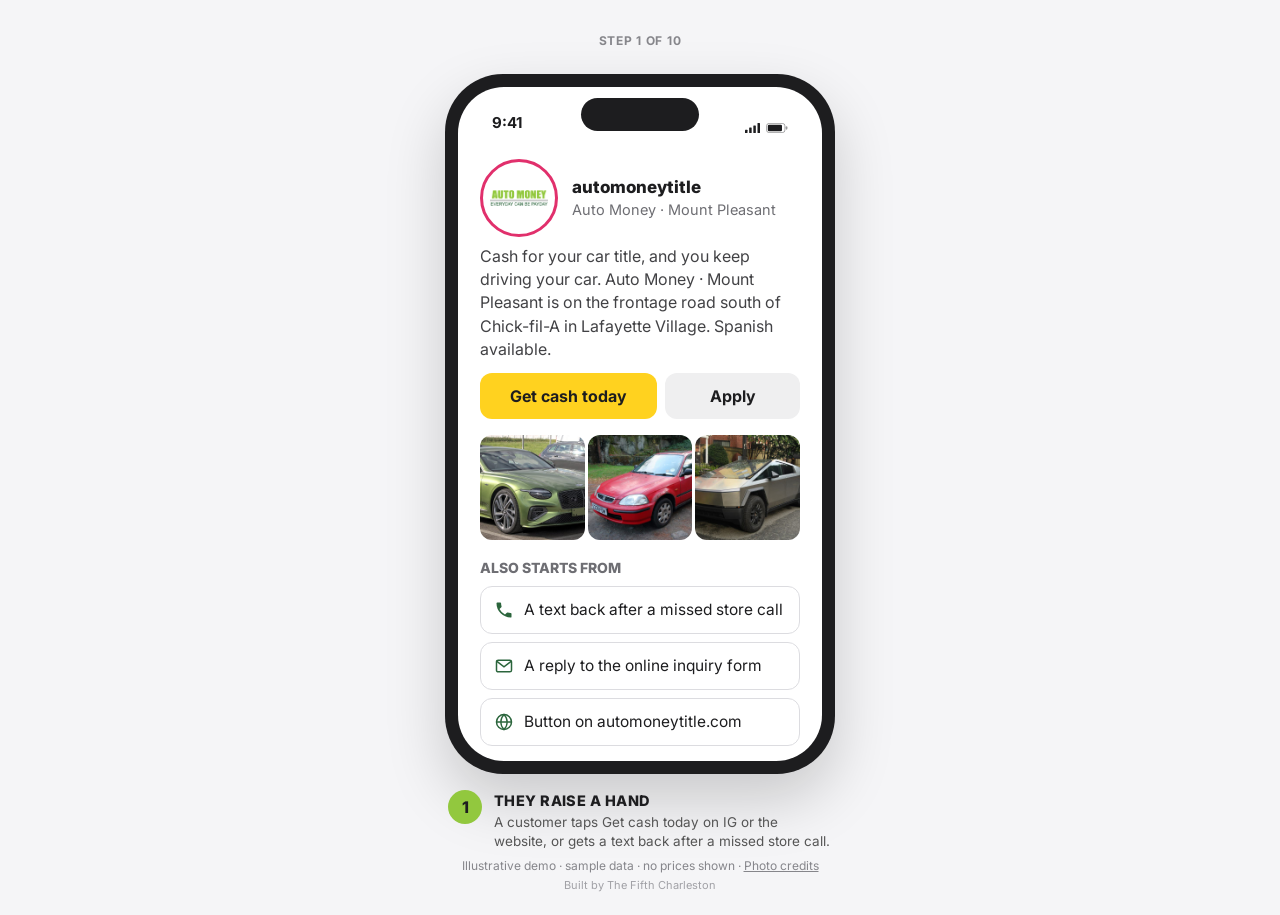
<file: index.html>
<!doctype html>
<html lang="en">
<head>
<meta charset="utf-8">
<meta name="viewport" content="width=device-width, initial-scale=1, viewport-fit=cover">
<meta name="theme-color" content="#ffffff">
<title>Auto Money · Mount Pleasant</title>
<meta name="description" content="Title loans at Auto Money Mount Pleasant, 796 Johnnie Dodds Blvd, Suite A. Start your estimate.">
<link rel="icon" href="favicon.svg" type="image/svg+xml">
<link rel="stylesheet" href="styles.css">
</head>
<body>
<svg width="0" height="0" style="position:absolute" aria-hidden="true">
  <defs>
    <symbol id="i-phone" viewBox="0 0 24 24"><path d="M6.6 10.8a15.1 15.1 0 0 0 6.6 6.6l2.2-2.2a1 1 0 0 1 1-.25 11.4 11.4 0 0 0 3.6.57 1 1 0 0 1 1 1V20a1 1 0 0 1-1 1A17 17 0 0 1 3 4a1 1 0 0 1 1-1h3.5a1 1 0 0 1 1 1c0 1.25.2 2.45.57 3.57a1 1 0 0 1-.25 1L6.6 10.8z" fill="currentColor"/></symbol>
    <symbol id="i-mail" viewBox="0 0 24 24"><rect x="3" y="5" width="18" height="14" rx="2" fill="none" stroke="currentColor" stroke-width="1.8"/><path d="M3.5 6.5l8.5 6.5 8.5-6.5" fill="none" stroke="currentColor" stroke-width="1.8"/></symbol>
    <symbol id="i-globe" viewBox="0 0 24 24"><circle cx="12" cy="12" r="9" fill="none" stroke="currentColor" stroke-width="1.8"/><path d="M3 12h18M12 3c2.5 2.6 3.8 5.6 3.8 9s-1.3 6.4-3.8 9c-2.5-2.6-3.8-5.6-3.8-9S9.5 5.6 12 3z" fill="none" stroke="currentColor" stroke-width="1.6"/></symbol>
    <symbol id="i-lock" viewBox="0 0 24 24"><rect x="5" y="10.5" width="14" height="10" rx="2" fill="currentColor"/><path d="M8 10.5V8a4 4 0 0 1 8 0v2.5" fill="none" stroke="currentColor" stroke-width="2"/></symbol>
    <symbol id="i-pin" viewBox="0 0 24 24"><path d="M12 22s7-6.2 7-12a7 7 0 0 0-14 0c0 5.8 7 12 7 12z" fill="#e0453a"/><circle cx="12" cy="10" r="2.6" fill="#fff"/></symbol>
    <symbol id="i-check" viewBox="0 0 24 24"><path d="M5 12.5l4.5 4.5L19 7.5" fill="none" stroke="currentColor" stroke-width="3" stroke-linecap="round" stroke-linejoin="round"/></symbol>
    <symbol id="i-card" viewBox="0 0 24 24"><rect x="2.5" y="5.5" width="19" height="13" rx="2" fill="#f2c94c"/><rect x="2.5" y="8.5" width="19" height="2.5" fill="#8a6d1f"/></symbol>
    <symbol id="i-bell" viewBox="0 0 24 24"><path d="M12 3a6 6 0 0 0-6 6v4l-2 3h16l-2-3V9a6 6 0 0 0-6-6zM10 19a2 2 0 0 0 4 0" fill="#f2b705"/></symbol>
    <symbol id="i-menu" viewBox="0 0 24 24"><path d="M4 7h16M4 12h16M4 17h16" stroke="currentColor" stroke-width="2" stroke-linecap="round"/></symbol>
    <symbol id="i-trash" viewBox="0 0 24 24"><path d="M5 7h14M9 7V5h6v2M7 7l1 13h8l1-13" fill="none" stroke="currentColor" stroke-width="1.8" stroke-linejoin="round"/></symbol>
    <symbol id="i-folder" viewBox="0 0 24 24"><path d="M3 6.5A1.5 1.5 0 0 1 4.5 5H9l2 2h8.5A1.5 1.5 0 0 1 21 8.5v9a1.5 1.5 0 0 1-1.5 1.5h-15A1.5 1.5 0 0 1 3 17.5z" fill="none" stroke="currentColor" stroke-width="1.8"/></symbol>
    <symbol id="i-reply" viewBox="0 0 24 24"><path d="M10 6L4 12l6 6M4 12h10a6 6 0 0 1 6 6" fill="none" stroke="currentColor" stroke-width="1.8" stroke-linecap="round" stroke-linejoin="round"/></symbol>
    <symbol id="i-cam" viewBox="0 0 24 24"><path d="M4 8h3l1.5-2h7L17 8h3a1 1 0 0 1 1 1v9a1 1 0 0 1-1 1H4a1 1 0 0 1-1-1V9a1 1 0 0 1 1-1z" fill="none" stroke="currentColor" stroke-width="1.8" stroke-linejoin="round"/><circle cx="12" cy="13" r="3.4" fill="none" stroke="currentColor" stroke-width="1.8"/></symbol>
    <symbol id="i-pen" viewBox="0 0 24 24"><path d="M4 20l1-4L16 5l3 3L8 19zM14 7l3 3" fill="none" stroke="currentColor" stroke-width="1.8" stroke-linejoin="round"/></symbol>
  </defs>
</svg>

<div class="app">
  <nav class="nav" aria-label="Demo steps">
    <button type="button" class="navback" id="backBtn"><span aria-hidden="true">&lsaquo;</span> Back</button>
    <div class="navstep" id="stepnum" aria-live="polite">Step 1 of 10</div>
    <span class="navspacer" aria-hidden="true"></span>
  </nav>

  <div class="stage">
    <div class="phone">
      <div class="scr" id="scr">
        <div class="notch" aria-hidden="true"></div>
        <div class="sb" aria-hidden="true"><span id="clock">9:41</span>
          <span class="sbi"><svg viewBox="0 0 18 12" width="15" height="10"><rect x="0" y="8" width="3" height="4" rx=".6"/><rect x="5" y="5.5" width="3" height="6.5" rx=".6"/><rect x="10" y="3" width="3" height="9" rx=".6"/><rect x="15" y="0" width="3" height="12" rx=".6"/></svg><svg viewBox="0 0 26 12" width="22" height="10"><rect x=".5" y=".5" width="22" height="11" rx="3" fill="none" stroke="currentColor" opacity=".45"/><rect x="2" y="2" width="17" height="8" rx="1.6"/><rect x="23.5" y="4" width="2" height="4" rx="1" opacity=".45"/></svg></span>
        </div>

        <main class="screens" id="screens">

        <!-- 1 THEY RAISE A HAND -->
        <section class="screen" data-step="1" data-time="9:41" aria-label="Instagram profile">
          <div class="bd">
            <div class="ig-head">
              <div class="ig-av" aria-hidden="true"><img src="logo.png" alt=""></div>
              <div><div class="ig-name">automoneytitle</div><div class="ig-sub">Auto Money · Mount Pleasant</div></div>
            </div>
            <p class="p mt8">Cash for your car title, and you keep driving your car. Auto Money · Mount Pleasant is on the frontage road south of Chick-fil-A in Lafayette Village. Spanish available.</p>
            <div class="ig-btns">
              <button type="button" class="btn gb pulse" data-next>Get cash today</button>
              <button type="button" class="btn" data-next>Apply</button>
            </div>
            <div class="tiles" aria-hidden="true"><img src="tile-bentley.jpg" alt=""><img src="tile-civic.jpg" alt=""><img src="tile-cybertruck.jpg" alt=""></div>
            <div class="also">ALSO STARTS FROM</div>
            <div class="slot"><svg class="ic"><use href="#i-phone"/></svg><span>A text back after a missed store call</span></div>
            <div class="slot"><svg class="ic"><use href="#i-mail"/></svg><span>A reply to the online inquiry form</span></div>
            <div class="slot"><svg class="ic"><use href="#i-globe"/></svg><span>Button on automoneytitle.com</span></div>
          </div>
        </section>

        <!-- 2 INSTANT REPLY -->
        <section class="screen" data-step="2" data-time="9:41" aria-label="Instant reply">
          <div class="bd">
            <button type="button" class="inbox" data-prev>&lsaquo; Messages</button>
            <div class="from">
              <div class="av5" aria-hidden="true">AM</div>
              <div><div class="fromname">Auto Money · Mount Pleasant</div><div class="fromsub" id="toLine">to you · just now</div></div>
            </div>
            <h1 class="h mt14">Let's get your estimate started</h1>
            <p class="p mt10"><span id="hiLine">Hi there,</span><br><br>Thanks for reaching out to Auto Money · Mount Pleasant! It takes about 5 minutes: tell us about your car, snap a few photos, and we'll send them to our store on Johnnie Dodds Blvd.<br><br>A store team member reviews everything and gets back to you.</p>
            <button type="button" class="btn gb mt16" data-next>Start My Estimate</button>
            <p class="p mt16">Talk soon,<br>Your Auto Money team</p>
            <div class="mailbar" aria-hidden="true"><svg><use href="#i-trash"/></svg><svg><use href="#i-folder"/></svg><svg><use href="#i-reply"/></svg><svg><use href="#i-pen"/></svg></div>
          </div>
        </section>

        <!-- 3 QUICK FORM -->
        <section class="screen" data-step="3" data-time="9:42" aria-label="Quick form">
          <div class="url"><svg><use href="#i-lock"/></svg> automoneytitle.com</div>
          <form class="bd" id="intake" novalidate>
            <div class="bar"><div style="width:30%"></div></div>
            <h1 class="h mt12">Tell us about your car</h1>
            <label class="lbl" for="f-name">Your name</label>
            <input class="in" id="f-name" type="text" autocomplete="name" placeholder="Tasha Brown">
            <p class="err" id="e-name"></p>
            <div class="lbl" id="l-cat">Vehicle type</div>
            <div class="chips" id="catChips" role="radiogroup" aria-labelledby="l-cat"></div>
            <p class="err" id="e-cat"></p>
            <label class="lbl" for="f-veh">Year, make and model</label>
            <input class="in" id="f-veh" type="text" autocomplete="off" placeholder="1998 Honda Civic">
            <p class="err" id="e-veh"></p>
            <div class="two">
              <div><label class="lbl" for="f-miles">Mileage <span class="opt">(a guess is fine)</span></label>
              <input class="in" id="f-miles" type="text" inputmode="numeric" placeholder="e.g. 247,000">
              <p class="err" id="e-miles"></p></div>
              <div><label class="lbl" for="f-area">Your city or ZIP</label>
              <div class="inwrap"><input class="in" id="f-area" type="text" autocomplete="address-level2" placeholder="Mount Pleasant"><svg class="pin" aria-hidden="true"><use href="#i-pin"/></svg></div>
              <p class="err" id="e-area"></p></div>
            </div>
            <div class="two">
              <div><label class="lbl" for="f-phone">Best phone</label>
              <input class="in" id="f-phone" type="tel" inputmode="tel" autocomplete="tel" placeholder="(843) 555-0142">
              <p class="err" id="e-phone"></p></div>
              <div><label class="lbl" for="f-email">Email <span class="opt">(optional)</span></label>
              <input class="in" id="f-email" type="email" inputmode="email" autocomplete="email" autocapitalize="off" spellcheck="false" placeholder="tasha@example.com">
              <p class="err" id="e-email"></p></div>
            </div>
            <button type="submit" class="btn gb bottom">Next</button>
          </form>
        </section>

        <!-- 4 NEAREST STORE -->
        <section class="screen" data-step="4" data-time="9:43" aria-label="Pick your store">
          <div class="url"><svg><use href="#i-lock"/></svg> automoneytitle.com</div>
          <div class="bd">
            <div id="storeOk">
              <h1 class="h mt6">Pick your store</h1>
              <p class="p mt4" id="storeSub">Stores near you</p>
              <div role="radiogroup" aria-label="Stores near you" id="stores"></div>
              <p class="err" id="e-store"></p>
              <p class="p mt12">Next, a few quick photos of your car so the store can look it over before you come in.</p>
              <button type="button" class="btn gb bottom" id="storeBtn">Take my car photos</button>
            </div>
            <div id="storeNc" class="center" hidden>
              <h1 class="h big mt14">Title loans aren't offered in North Carolina</h1>
              <p class="p mt6">Auto Money does not make title loans in North Carolina. Questions? Call <a href="tel:+18433880513">843-388-0513</a>.</p>
              <button type="button" class="btn bottom" data-prev>Change my city</button>
            </div>
          </div>
        </section>

        <!-- 5 PHOTOS -->
        <section class="screen" data-step="5" data-time="9:47" aria-label="Car photos">
          <div class="url"><svg><use href="#i-lock"/></svg> automoneytitle.com</div>
          <div class="bd">
            <div class="bar"><div style="width:60%"></div></div>
            <h1 class="h mt12">Snap your car</h1>
            <p class="p mt2">Park in good light. Tap each box to take the photo. <span id="photoCount">0 of 7</span></p>
            <div class="shots" id="shots"></div>
            <button type="button" class="exbtn" id="exBtn">Use example photos</button>
            <p class="note">Faded pictures show what each shot should look like. Demo: photos stay on this phone. In the live version they go only to the store you picked.</p>
            <button type="button" class="btn gb bottom" id="photosBtn">Send my photos</button>
          </div>
        </section>

        <!-- 6 ESTIMATE -->
        <section class="screen" data-step="6" data-time="10:05" aria-label="Your car's estimate">
          <div class="brandbar" aria-label="Auto Money"><img class="logo" src="logo.png" alt="Auto Money"></div>
          <div class="bd">
            <h1 class="h">Your car's estimate</h1>
            <p class="p sm mt4" id="prepared">Prepared for you</p>
            <div class="pr mt8"><span id="vehLine">Your vehicle</span><span class="ph">Your estimate</span></div>
            <div class="pr"><span>Photos sent</span><span id="photoLine">0 of 7</span></div>
            <div class="pr"><span>Your store</span><span id="storeLine">Your store</span></div>
            <div class="review"><svg aria-hidden="true"><use href="#i-bell"/></svg><span><b>The store is reviewing your photos.</b> They'll text you to confirm your amount.</span></div>
            <div class="sec mt12">What happens next</div>
            <div class="chk"><svg class="tick"><use href="#i-check"/></svg>Store looks over your photos</div>
            <div class="chk"><svg class="tick"><use href="#i-check"/></svg>You sign your request</div>
            <div class="chk"><svg class="tick"><use href="#i-check"/></svg>Bring your car and title to the store</div>
            <div class="chk"><svg class="tick"><use href="#i-check"/></svg>Store confirms your amount in person</div>
            <p class="note">Final amount depends on the in-store look at your vehicle and your ability to repay.</p>
            <button type="button" class="btn grn bottom" data-next>Review &amp; Sign</button>
            <button type="button" class="btn mt8" id="pdfBtn">Save my estimate</button>
          </div>
        </section>

        <!-- 7 E-SIGNATURE -->
        <section class="screen" data-step="7" data-time="10:07" aria-label="E-signature">
          <div class="url"><svg><use href="#i-lock"/></svg> Secure e-sign</div>
          <form class="bd" id="signForm" novalidate>
            <h1 class="h">Sign your request</h1>
            <div class="tabs" role="tablist">
              <button type="button" role="tab" id="tabReview" aria-selected="false" aria-controls="paneReview">Review</button>
              <button type="button" role="tab" id="tabSign" aria-selected="true" aria-controls="paneSign">Sign</button>
            </div>
            <div id="paneReview" role="tabpanel" aria-labelledby="tabReview" hidden>
              <p class="demo">Demo only. This does not create a real contract.</p>
              <ul class="terms">
                <li>This is a request for a title loan or title pawn. It is not a loan.</li>
                <li>Your application is finished and approved in person at your store.</li>
                <li>Your amount depends on the store's look at your vehicle and your ability to repay.</li>
                <li>Your photos and details go only to the store you picked. Nothing is charged here.</li>
                <li>Questions any time: call or text your store.</li>
              </ul>
              <button type="button" class="btn gb mt12" id="toSign">Continue to sign</button>
            </div>
            <div id="paneSign" role="tabpanel" aria-labelledby="tabSign" class="paneSign">
              <p class="p mt12">Please sign below so your store can get started.</p>
              <div class="sigbox" id="sigbox">
                <canvas id="sig" aria-label="Signature pad. Draw your signature with your finger or mouse." role="img"></canvas>
                <span class="sighint" id="sigHint">Sign here</span>
              </div>
              <div class="right"><button type="button" class="clear" id="clearSig">Clear</button></div>
              <p class="err" id="e-sig"></p>
              <label class="chkrow"><input type="checkbox" id="f-agree"><span class="bx" aria-hidden="true"><svg><use href="#i-check"/></svg></span>I agree to the terms</label>
              <p class="err" id="e-agree"></p>
              <div class="pr mt4"><span>Name</span><span id="signName">Your name</span></div>
              <div class="pr"><span>Date</span><span id="signDate"></span></div>
              <button type="submit" class="btn gb bottom">Submit Signature</button>
            </div>
          </form>
        </section>

        <!-- 8 WHAT TO BRING -->
        <section class="screen" data-step="8" data-time="10:08" aria-label="What to bring">
          <div class="url"><svg><use href="#i-lock"/></svg> automoneytitle.com</div>
          <div class="bd">
            <h1 class="h">What to bring</h1>
            <p class="p mt4">Tap what you already have. Coming prepared makes your visit faster.</p>
            <div id="docs" class="mt8"></div>
            <p class="note" id="docNote">0 of 8 ready</p>
            <div class="storeacts">
              <a class="call" href="tel:+18433880513">Call the Mount Pleasant store · 843-388-0513</a>
              <a class="dirs" href="https://maps.google.com/?q=796+Johnnie+Dodds+Blvd+Suite+A+Mount+Pleasant+SC+29464" target="_blank" rel="noopener">Get directions</a>
              <p class="loc">796 Johnnie Dodds Blvd, Suite A, Mount Pleasant, SC 29464<br>Mon–Fri 9am–6pm, Sat 10am–4pm, Sun closed</p>
            </div>
            <button type="button" class="btn gb bottom" data-next>Book my store visit</button>
          </div>
        </section>

        <!-- 9 BOOK STORE VISIT -->
        <section class="screen" data-step="9" data-time="10:09" aria-label="Book store visit">
          <div class="url"><svg><use href="#i-lock"/></svg> calendar.google.com</div>
          <div class="bd">
            <h1 class="h">Book your store visit</h1>
            <p class="p mt4" id="withLine">With your store team · Bring your car and title.</p>
            <div class="storeacts tight">
              <a class="call" href="tel:+18433880513">Call the Mount Pleasant store · 843-388-0513</a>
              <a class="dirs" href="https://maps.google.com/?q=796+Johnnie+Dodds+Blvd+Suite+A+Mount+Pleasant+SC+29464" target="_blank" rel="noopener">Get directions</a>
            </div>
            <div class="calhead"><button type="button" id="prevM" aria-label="Previous month">&lsaquo;</button><span id="monthLbl"></span><button type="button" id="nextM" aria-label="Next month">&rsaquo;</button></div>
            <div class="cal" id="cal" role="grid" aria-labelledby="monthLbl"></div>
            <p class="err" id="e-day"></p>
            <div class="sec mt10" id="dayLbl">Pick a day</div>
            <div role="radiogroup" aria-labelledby="dayLbl" id="slots"></div>
            <p class="err" id="e-time"></p>
            <button type="button" class="btn gb bottom" id="bookBtn">Confirm Visit</button>
          </div>
        </section>

        <!-- 10 STORE VIEW -->
        <section class="screen" data-step="10" data-time="10:10" aria-label="Store manager view">
          <div class="clientbar"><img class="logo" src="logo.png" alt="Auto Money"><span id="barTxt">Applications</span><svg aria-hidden="true"><use href="#i-menu"/></svg></div>
          <div class="bd">
            <div class="newc">NEW APPLICATION <svg aria-hidden="true"><use href="#i-bell"/></svg></div>
            <div class="ccard">
              <div class="cname" id="cBiz">New customer</div>
              <div class="cmeta" id="cMeta"></div>
              <div class="cmeta" id="cLoc"></div>
              <div class="thumbs" id="cThumbs"></div>
              <div class="pills"><span class="tag" id="cPhotos"><svg><use href="#i-check"/></svg> Photos in</span><span class="tag"><svg><use href="#i-check"/></svg> Signed</span><span class="tag blue" id="cCall">Visit booked</span></div>
            </div>
            <div class="sec mt14">Store checklist · 3 of 7</div>
            <div class="bar green"><div style="width:43%"></div></div>
            <div class="chk"><span class="bx d"><svg><use href="#i-check"/></svg></span>Photos received</div>
            <div class="chk"><span class="bx d"><svg><use href="#i-check"/></svg></span>Request signed</div>
            <div class="chk"><span class="bx d"><svg><use href="#i-check"/></svg></span>Store visit booked</div>
            <div class="chk"><span class="bx"></span>Text estimate to customer</div>
            <div class="chk"><span class="bx"></span>Check title, ID and documents</div>
            <div class="chk"><span class="bx"></span>Look over vehicle in person</div>
            <div class="chk"><span class="bx"></span>Finish application</div>
            <button type="button" class="btn gb bottom" id="folderBtn">Open Application</button>
            <p class="toast" id="toast" role="status" hidden>In the live version, this opens the customer's file with their photos, vehicle details and signed request.</p>
            <div class="contact">
              <a href="tel:+18433880513">Call the Mount Pleasant store · 843-388-0513</a>
            </div>
            <button type="button" class="restart" id="restart">Start over</button>
          </div>
        </section>

        </main>
      </div>
    </div>

    <div class="cap" id="cap" aria-live="polite">
      <div class="num" id="capNum">1</div>
      <div><div class="ct" id="capT">They raise a hand</div><div class="cd" id="capD">A customer taps Get cash today on IG or the website, or gets a text back after a missed store call.</div></div>
    </div>
  </div>

  <footer class="foot">Illustrative demo · sample data · no prices shown · <a href="credits.html">Photo credits</a><span class="built">Built by The Fifth Charleston</span></footer>
</div>
<script src="app.js"></script>
</body>
</html>
</file>
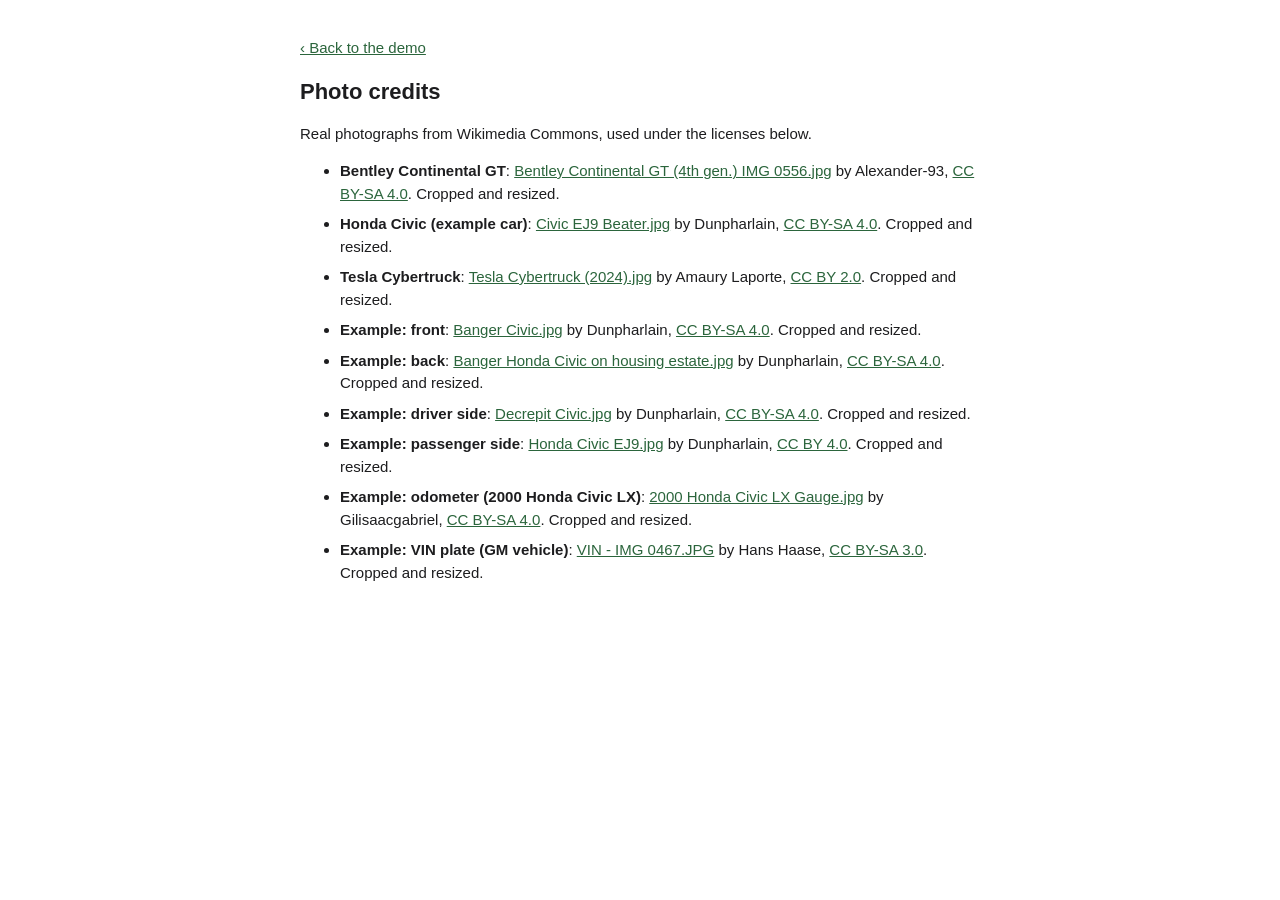
<file: credits.html>
<!doctype html><html lang="en"><head><meta charset="utf-8"><meta name="viewport" content="width=device-width, initial-scale=1"><title>Photo credits</title><link rel="icon" href="favicon.svg" type="image/svg+xml"><style>body{font-family:-apple-system,BlinkMacSystemFont,"Segoe UI",Roboto,Arial,sans-serif;max-width:680px;margin:0 auto;padding:22px 18px;color:#1d1d1f;line-height:1.5;font-size:15px}h1{font-size:22px}li{margin:8px 0}a{color:#2b653c}</style></head><body><p><a href="index.html">&lsaquo; Back to the demo</a></p><h1>Photo credits</h1><p>Real photographs from Wikimedia Commons, used under the licenses below.</p><ul>
<li><b>Bentley Continental GT</b>: <a href="https://commons.wikimedia.org/wiki/File:Bentley_Continental_GT_(4th_gen.)_IMG_0556.jpg">Bentley Continental GT (4th gen.) IMG 0556.jpg</a> by Alexander-93, <a href="https://creativecommons.org/licenses/by-sa/4.0">CC BY-SA 4.0</a>. Cropped and resized.</li>
<li><b>Honda Civic (example car)</b>: <a href="https://commons.wikimedia.org/wiki/File:Civic_EJ9_Beater.jpg">Civic EJ9 Beater.jpg</a> by Dunpharlain, <a href="https://creativecommons.org/licenses/by-sa/4.0">CC BY-SA 4.0</a>. Cropped and resized.</li>
<li><b>Tesla Cybertruck</b>: <a href="https://commons.wikimedia.org/wiki/File:Tesla_Cybertruck_(2024).jpg">Tesla Cybertruck (2024).jpg</a> by Amaury Laporte, <a href="https://creativecommons.org/licenses/by/2.0">CC BY 2.0</a>. Cropped and resized.</li>
<li><b>Example: front</b>: <a href="https://commons.wikimedia.org/wiki/File:Banger_Civic.jpg">Banger Civic.jpg</a> by Dunpharlain, <a href="https://creativecommons.org/licenses/by-sa/4.0">CC BY-SA 4.0</a>. Cropped and resized.</li>
<li><b>Example: back</b>: <a href="https://commons.wikimedia.org/wiki/File:Banger_Honda_Civic_on_housing_estate.jpg">Banger Honda Civic on housing estate.jpg</a> by Dunpharlain, <a href="https://creativecommons.org/licenses/by-sa/4.0">CC BY-SA 4.0</a>. Cropped and resized.</li>
<li><b>Example: driver side</b>: <a href="https://commons.wikimedia.org/wiki/File:Decrepit_Civic.jpg">Decrepit Civic.jpg</a> by Dunpharlain, <a href="https://creativecommons.org/licenses/by-sa/4.0">CC BY-SA 4.0</a>. Cropped and resized.</li>
<li><b>Example: passenger side</b>: <a href="https://commons.wikimedia.org/wiki/File:Honda_Civic_EJ9.jpg">Honda Civic EJ9.jpg</a> by Dunpharlain, <a href="https://creativecommons.org/licenses/by/4.0">CC BY 4.0</a>. Cropped and resized.</li>
<li><b>Example: odometer (2000 Honda Civic LX)</b>: <a href="https://commons.wikimedia.org/wiki/File:2000_Honda_Civic_LX_Gauge.jpg">2000 Honda Civic LX Gauge.jpg</a> by Gilisaacgabriel, <a href="https://creativecommons.org/licenses/by-sa/4.0">CC BY-SA 4.0</a>. Cropped and resized.</li>
<li><b>Example: VIN plate (GM vehicle)</b>: <a href="https://commons.wikimedia.org/wiki/File:VIN_-_IMG_0467.JPG">VIN - IMG 0467.JPG</a> by Hans Haase, <a href="https://creativecommons.org/licenses/by-sa/3.0">CC BY-SA 3.0</a>. Cropped and resized.</li>
</ul></body></html>
</file>
<file: styles.css>
[hidden]{display:none!important}
@font-face{font-family:"Inter";src:url(inter.woff) format("woff");font-weight:100 900;font-display:swap}
@font-face{font-family:"Cormorant Garamond";src:url(cormorant.woff) format("woff");font-weight:300 700;font-display:swap}
:root{--g:#0f3a2a;--g2:#1d5a40;--cream:#f7f1e6;--ink:#1d1d1f;--mut:#6e6e73;--mut2:#86868b;--line:#dcdce0;--ios:#0a84ff;--ok:#34c759;--okd:#1a7f37;
  --sans:"Inter",-apple-system,BlinkMacSystemFont,"Segoe UI",Roboto,Helvetica,Arial,sans-serif;--serif:"Cormorant Garamond",Garamond,Georgia,serif}
*{box-sizing:border-box;margin:0;padding:0}
html{-webkit-text-size-adjust:100%;touch-action:manipulation}
button,a,label,.chip,.slot{touch-action:manipulation}
body{font-family:var(--sans);color:var(--ink);background:#fff;-webkit-font-smoothing:antialiased;font-size:16px;line-height:1.4}
button,input,textarea,select{font:inherit;color:inherit}
button{cursor:pointer}
a{color:inherit}
:focus-visible{outline:3px solid rgba(10,132,255,.55);outline-offset:2px}
svg{display:inline-block}

/* ---------- layout: phone (default, <500px) ---------- */
.app{min-height:100vh;min-height:100dvh;display:flex;flex-direction:column}
.nav{display:grid;grid-template-columns:90px 1fr 90px;align-items:center;height:46px;padding:0 6px;border-bottom:1px solid #eeeef0;background:#fff;position:sticky;top:0;z-index:20}
.navback{background:none;border:0;min-height:44px;padding:0 10px;text-align:left;font-weight:600;font-size:15px;color:var(--g)}
.navback span{font-size:22px;line-height:0;vertical-align:-2px;margin-right:2px}
.navback.hide{visibility:hidden}
.navstep{text-align:center;font-size:12px;font-weight:700;letter-spacing:.06em;text-transform:uppercase;color:var(--mut2)}
.stage{flex:1;display:flex;flex-direction:column;overflow-x:clip;max-width:100%}
.phone{flex:1;display:flex;flex-direction:column}
.scr{flex:1;display:flex;flex-direction:column;background:#fff;position:relative}
.notch,.sb{display:none}
.screens{flex:1;display:flex;flex-direction:column}
.screen{display:none;flex-direction:column;flex:1}
.screen.active{display:flex;animation:in .35s cubic-bezier(.2,.7,.2,1) both}
.screen.active.rev{animation-name:inrev}
@keyframes in{from{opacity:0;transform:translateX(18px)}to{opacity:1;transform:none}}
@keyframes inrev{from{opacity:0;transform:translateX(-18px)}to{opacity:1;transform:none}}
@media (prefers-reduced-motion:reduce){.screen.active{animation:none}}
.bd{flex:1;display:flex;flex-direction:column;padding:14px 22px 22px}

/* caption */
.cap{display:flex;gap:12px;padding:14px 22px 6px;border-top:1px solid #eeeef0;background:#fafafa}
.num{min-width:34px;height:34px;border-radius:50%;background:var(--g);color:#fff;font-weight:800;font-size:16px;display:flex;align-items:center;justify-content:center}
.ct{font-size:14.5px;font-weight:800;letter-spacing:.03em;text-transform:uppercase;margin-top:1px}
.cd{font-size:13.5px;color:#555;line-height:1.35;margin-top:2px}
.foot{text-align:center;color:var(--mut2);font-size:12px;padding:6px 16px calc(12px + env(safe-area-inset-bottom));background:#fafafa}

/* ---------- desktop / tablet: phone frame like the picture ---------- */
@media (min-width:500px){
  body{background:#f5f5f7}
  .app{align-items:center;padding:18px 16px 10px}
  .nav{position:static;width:390px;border:0;background:transparent;margin-bottom:10px}
  .stage{flex:none;align-items:center;overflow:visible}
  .phone{flex:none;width:390px;height:clamp(600px,calc(100vh - 200px),844px);background:#1d1d1f;border-radius:58px;padding:13px;box-shadow:0 26px 60px rgba(0,0,0,.18)}
  .scr{border-radius:46px;overflow:hidden}
  .notch{display:block;position:absolute;top:11px;left:50%;transform:translateX(-50%);width:118px;height:33px;background:#1d1d1f;border-radius:20px;z-index:5}
  .sb{display:flex;flex:none;height:54px;justify-content:space-between;align-items:flex-end;padding:0 34px 8px;font-weight:700;font-size:15px}
  .sbi{display:flex;gap:6px;align-items:center}
  .sbi svg{fill:currentColor}
  .screens{overflow-y:auto;overscroll-behavior:contain;scrollbar-width:none}
  .screens::-webkit-scrollbar{display:none}
  .cap{width:400px;background:transparent;border:0;padding:16px 8px 4px;min-height:70px}
  .foot{background:transparent;padding-top:4px}
}

/* ---------- type ---------- */
.h{font-size:25px;font-weight:800;letter-spacing:-.6px;line-height:1.15}
.h.big{font-size:27px}
.p{font-size:16px;color:#424245;line-height:1.45}
.p.sm{font-size:14.5px}
.p b{color:var(--ink)}
.sec{font-size:15px;font-weight:800}
.center{text-align:center;align-items:center}
.right{text-align:right}
.mt2{margin-top:2px}.mt4{margin-top:4px}.mt6{margin-top:6px}.mt8{margin-top:8px}.mt10{margin-top:10px}.mt12{margin-top:12px}.mt14{margin-top:14px}.mt16{margin-top:16px}
.note{font-size:13px;color:var(--mut2);margin-top:8px}

/* ---------- buttons ---------- */
.btn{display:flex;align-items:center;justify-content:center;width:100%;min-height:50px;padding:12px 14px;border:0;border-radius:14px;background:#efeff0;color:var(--ink);font-weight:700;font-size:17px;text-decoration:none;text-align:center;transition:transform .1s,filter .15s}
.btn:active{transform:scale(.98)}
@media (hover:hover){.btn:hover{filter:brightness(.96)}.gb:hover{filter:brightness(1.15)}}
.gb{background:var(--g);color:var(--cream)}
.grn{background:var(--ok);color:#fff}
.bottom{margin-top:auto}
.bd > .btn.bottom{margin-top:auto}
.bd .spacer{flex:1}

/* ---------- 1 instagram ---------- */
.ig-head{display:flex;gap:14px;align-items:center;margin-top:4px}
.ig-av{width:78px;height:78px;flex:none;border-radius:50%;background:var(--g);color:var(--cream);font-family:var(--serif);font-size:18px;letter-spacing:2px;display:flex;align-items:center;justify-content:center;border:3px solid #e1306c;box-shadow:inset 0 0 0 2px #fff}
.ig-name{font-size:18px;font-weight:800}
.ig-sub{font-size:14.5px;color:var(--mut)}
.ig-btns{display:flex;gap:8px;margin-top:12px}
.ig-btns .btn{min-height:46px;border-radius:12px;font-size:16px}
.ig-btns .gb{flex:1.4}
.ig-btns a.btn{flex:1}
.pulse{animation:pulse 2s ease-out infinite}
@keyframes pulse{0%{box-shadow:0 0 0 0 rgba(15,58,42,.45)}70%{box-shadow:0 0 0 10px rgba(15,58,42,0)}100%{box-shadow:0 0 0 0 rgba(15,58,42,0)}}
@media (prefers-reduced-motion:reduce){.pulse{animation:none;box-shadow:0 0 0 4px rgba(15,58,42,.25)}}
.tiles{display:grid;grid-template-columns:repeat(3,1fr);gap:3px;margin-top:16px}
.tiles div{aspect-ratio:1/1;border-radius:12px}
.also{font-size:14px;font-weight:800;color:var(--mut);margin-top:18px}
.slot{display:flex;gap:10px;align-items:center;width:100%;min-height:48px;border:1px solid var(--line);border-radius:12px;padding:10px 13px;font-size:15.5px;margin-top:8px;background:#fff;text-align:left}
.slot .ic{width:20px;height:20px;flex:none;color:var(--g2)}
.slot.on{border-color:var(--g);background:#eef5f1;font-weight:700}
.rad{width:18px;height:18px;flex:none;border-radius:50%;border:2px solid #aaa;background:#fff}
.slot.on .rad{border:6px solid var(--g)}

/* ---------- 2 email ---------- */
.inbox{align-self:flex-start;background:none;border:0;color:var(--ios);font-weight:700;font-size:16px;min-height:44px;margin:-6px 0 -6px -4px;padding:0 4px}
.from{display:flex;gap:11px;align-items:center;margin-top:10px}
.av5{width:42px;height:42px;border-radius:50%;background:var(--g);color:var(--cream);font-family:var(--serif);font-size:15px;display:flex;align-items:center;justify-content:center;flex:none}
.fromname{font-weight:800;font-size:16px}
.fromsub{font-size:14px;color:var(--mut2)}
.mailbar{margin-top:auto;padding-top:22px;border-top:1px solid #eee;display:flex;justify-content:space-around;color:var(--ios)}
.mailbar svg{width:24px;height:24px;margin-top:10px}

/* ---------- 3 form ---------- */
.bar{height:7px;background:#eee;border-radius:4px;flex:none}
.bar div{height:100%;background:var(--g);border-radius:4px}
.bar.green div{background:var(--ok)}
.lbl{display:block;font-size:14px;font-weight:700;margin:12px 0 5px}
.in{display:block;width:100%;min-width:0;min-height:46px;border:1px solid var(--line);border-radius:11px;padding:11px 13px;font-size:16px;color:var(--ink);background:#fff;outline:none;-webkit-appearance:none;appearance:none;transition:border-color .15s,box-shadow .15s}
textarea.in{resize:none;line-height:1.35}
.in::placeholder{color:#a1a1a6}
.in:focus{border-color:var(--g);box-shadow:0 0 0 3px rgba(15,58,42,.12)}
.inwrap{position:relative}
.inwrap .in{padding-right:40px}
.pin{position:absolute;right:12px;top:13px;width:20px;height:20px;pointer-events:none}
.invalid{border-color:#d93025!important;box-shadow:0 0 0 3px rgba(217,48,37,.1)!important}
.err{color:#d93025;font-size:13.5px;font-weight:600;margin-top:5px}
.err:empty{display:none}
.chips{display:flex;flex-wrap:wrap;gap:7px}
.chips.invalid{border-radius:12px;padding:4px;margin:-4px}
.chip{min-height:36px;font-size:14px;font-weight:700;border:1px solid var(--line);border-radius:18px;padding:6px 13px;background:#fff;position:relative}
.chip::after{content:"";position:absolute;inset:-5px -3px}
.chip[aria-checked=true]{background:var(--g);color:#fff;border-color:var(--g)}
#intake .btn.bottom{margin-top:18px}

/* ---------- url pill ---------- */
.url{flex:none;display:flex;align-items:center;justify-content:center;gap:5px;font-size:13px;color:var(--mut);background:#f2f2f4;margin:8px 22px 4px;border-radius:10px;padding:6px}
.url svg{width:12px;height:12px;color:#8e8e93}
@media (min-width:500px){.url{margin-top:0}}

/* ---------- 4 spot ---------- */
.okc{width:88px;height:88px;border-radius:50%;background:var(--ok);color:#fff;display:flex;align-items:center;justify-content:center;margin-top:18px;animation:pop .5s cubic-bezier(.2,1.4,.4,1) both .1s}
.okc svg{width:48px;height:48px}
@keyframes pop{from{transform:scale(.4);opacity:0}to{transform:none;opacity:1}}
.spots{width:100%;text-align:left;margin-top:18px}
.spots .slot{cursor:default}
.spots .slot span:first-child{flex:1}
.spots .taken{color:#aaa}
.spots .taken b{font-size:12px;font-weight:800;letter-spacing:.02em}
.spots .open{border-color:var(--g);background:#eef5f1}
.tag{display:inline-flex;align-items:center;gap:3px;font-size:12.5px;font-weight:800;padding:4px 10px;border-radius:12px;background:#e8f8ee;color:var(--okd);white-space:nowrap}
.tag svg{width:12px;height:12px}
.tag.blue{background:#e8f1ff;color:var(--ios)}

/* ---------- 5 leads ---------- */
.lead{border:1px solid #e5e5ea;border-radius:13px;padding:10px 13px;margin-top:10px;position:relative}
.lead .r{display:flex;gap:8px;font-size:15px;line-height:1.55;align-items:center}
.lead .k{font-weight:800;width:62px;flex:none;color:var(--g2);font-size:14px}
.blur{display:inline-block;height:.95em;border-radius:5px;background:linear-gradient(90deg,#c9ced6,#e3e6ea,#c9ced6);filter:blur(1.5px)}
.samp{position:absolute;top:9px;right:11px;font-size:10.5px;font-weight:800;letter-spacing:.06em;color:#a1a1a6}

/* ---------- 6 proposal ---------- */
.brandbar{flex:none;background:var(--g);color:var(--cream);text-align:center;font-family:var(--serif);padding:10px 0 8px}
.brandbar .b{font-size:29px;letter-spacing:4px;line-height:1;font-weight:500}
.brandbar .c{font-size:11px;letter-spacing:5px;margin-top:3px}
.chk{display:flex;gap:10px;font-size:15.5px;padding:6px 0;align-items:center}
.tick{width:18px;height:18px;color:var(--okd);flex:none}
.pr{display:flex;justify-content:space-between;align-items:center;gap:10px;font-size:15.5px;padding:8px 0;border-bottom:1px solid #f0f0f2}
.ph{display:inline-block;font-size:13px;font-weight:700;color:#8a6d3b;background:#f6efe2;border:1px dashed #c9a96e;border-radius:8px;padding:3px 10px;white-space:nowrap}
.screen[data-step="6"] .btn.bottom{margin-top:auto}
.screen[data-step="6"] .note + .btn{margin-top:22px}

/* ---------- 7 sign ---------- */
.tabs{display:flex;margin-top:12px}
.tabs button{flex:1;min-height:44px;background:none;border:0;border-bottom:1px solid #ddd;color:var(--mut2);font-size:15.5px}
.tabs button[aria-selected=true]{border-bottom:3px solid var(--g);font-weight:800;color:var(--ink)}
.paneSign{display:flex;flex-direction:column;flex:1}
.paneSign[hidden]{display:none}
.sigbox{position:relative;border:1px solid var(--line);border-radius:14px;height:150px;margin-top:10px;background:#fff;overflow:hidden}
.sigbox.invalid{border-color:#d93025}
.sigbox canvas{position:absolute;inset:0;width:100%;height:100%;touch-action:none;cursor:crosshair}
.sighint{position:absolute;left:16px;right:16px;bottom:30px;border-bottom:1px dashed #c7c7cc;color:#b0b0b5;font-size:13px;padding-bottom:4px;pointer-events:none}
.sighint.gone{display:none}
.clear{background:none;border:0;color:var(--mut2);font-size:14px;min-height:40px;padding:0 4px;text-decoration:underline}
.chkrow{display:flex;gap:10px;align-items:center;font-size:15.5px;min-height:44px;cursor:pointer}
.chkrow input{position:absolute;opacity:0;width:1px;height:1px}
.bx{width:22px;height:22px;border-radius:6px;border:2px solid #c7c7cc;flex:none;display:flex;align-items:center;justify-content:center;color:#fff;background:#fff}
.bx svg{width:15px;height:15px;opacity:0}
.bx.d,.chkrow input:checked + .bx{background:var(--ok);border-color:var(--ok)}
.bx.d svg,.chkrow input:checked + .bx svg{opacity:1}
.chkrow input:focus-visible + .bx{outline:3px solid rgba(10,132,255,.55);outline-offset:2px}
.demo{font-size:13.5px;color:#8a6d3b;background:#f6efe2;border-radius:10px;padding:8px 11px;margin-top:12px}
.terms{list-style:none;margin-top:8px}
.terms li{position:relative;padding:9px 0 9px 22px;border-bottom:1px solid #f0f0f2;font-size:15px;color:#424245}
.terms li::before{content:"";position:absolute;left:4px;top:16px;width:7px;height:7px;border-radius:50%;background:var(--g)}
#signForm .btn.bottom{margin-top:20px}
#paneSign{min-height:0}
@media (min-width:500px){#signForm .paneSign .btn.bottom{margin-top:auto}#signForm .paneSign .pr + .btn{margin-top:auto}}

/* ---------- 8 pay ---------- */
.radio{cursor:pointer}
.paydemo .in.dis{background:#f7f7f9;color:#aaa;display:flex;align-items:center;justify-content:space-between;cursor:not-allowed;user-select:none;-webkit-user-select:none}
.cardic{width:22px;height:22px}
.two{display:flex;gap:10px}.two>div{flex:1;min-width:0}
.secure{display:flex;align-items:center;justify-content:center;gap:5px;font-size:13px;color:var(--mut2);margin-top:8px}
.secure svg{width:12px;height:12px}
.screen[data-step="8"] .note + .btn{margin-top:auto}
.screen[data-step="8"] .note{margin-bottom:18px}

/* ---------- 9 calendar ---------- */
.calhead{display:flex;justify-content:space-between;align-items:center;font-size:16px;font-weight:800;margin-top:10px}
.calhead button{background:none;border:0;min-width:44px;min-height:44px;font-size:24px;color:var(--ink)}
.calhead button:disabled{color:#d1d1d6;cursor:default}
.cal{display:grid;grid-template-columns:repeat(7,1fr);gap:2px;text-align:center;font-size:15px}
.cal .dw{font-weight:700;color:var(--mut2);font-size:13px;padding:4px 0}
.cal button,.cal span.x,.cal span.e{aspect-ratio:1/1;max-height:46px;width:100%;display:flex;align-items:center;justify-content:center;border-radius:50%;border:0;background:none;font-size:15px}
.cal span.x{color:#c7c7cc}
.cal button{font-weight:600}
.cal button:hover{background:#eef5f1}
.cal button[aria-pressed=true]{background:var(--g);color:#fff;font-weight:800}
.cal .today{box-shadow:inset 0 0 0 1px #c7c7cc}

/* ---------- 10 tracker ---------- */
.clientbar{flex:none;background:var(--g);color:var(--cream);padding:11px 22px;display:flex;justify-content:space-between;align-items:center}
.clientbar span{font-family:var(--serif);font-size:23px;letter-spacing:2.5px;font-weight:500}
.clientbar svg{width:24px;height:24px}
.newc{display:flex;align-items:center;gap:4px;font-size:14px;font-weight:800;color:var(--mut2)}
.newc svg{width:16px;height:16px}
.ccard{border:1px solid #e5e5ea;border-radius:16px;padding:12px 14px;margin-top:6px}
.cname{font-size:18px;font-weight:800}
.cmeta{font-size:14px;color:var(--mut)}
.pills{display:flex;gap:6px;margin-top:8px;flex-wrap:wrap}
.screen[data-step="10"] .bar{margin-top:6px}
.screen[data-step="10"] .chk{padding:5px 0}
.screen[data-step="10"] .btn.bottom{margin-top:22px}
.toast{font-size:13.5px;color:var(--g2);background:#eef5f1;border-radius:10px;padding:9px 12px;margin-top:10px}
.contact{display:flex;justify-content:center;align-items:center;gap:10px;margin-top:14px;font-size:15px;color:var(--mut2)}
.contact a{color:var(--g);font-weight:700;text-decoration:none;min-height:44px;display:inline-flex;align-items:center;padding:0 4px}
.restart{align-self:center;background:none;border:0;color:var(--mut2);font-size:14px;text-decoration:underline;min-height:44px;padding:0 12px}

/* ---------- print (Download PDF on step 6) ---------- */
@media print{
  body{background:#fff}
  .nav,.cap,.foot,.notch,.sb,.btn,.url{display:none!important}
  .app{padding:0}
  .phone{width:auto!important;height:auto!important;background:none!important;box-shadow:none!important;padding:0!important}
  .scr{border-radius:0!important}
  .screens{overflow:visible!important}
  .brandbar,.gb,.okc{-webkit-print-color-adjust:exact;print-color-adjust:exact}
}

/* ---------- client copy: Auto Money ---------- */
.brandbar .a{font-size:11px;letter-spacing:5px;margin-bottom:3px}
.brandbar .b{font-size:27px;letter-spacing:3.5px}
.clientbar span{font-size:14px;letter-spacing:.6px;white-space:nowrap;overflow:hidden;text-overflow:ellipsis;margin-right:10px}
.ig-av{font-size:17px;letter-spacing:2.5px}
.ig-name{font-size:17px;word-break:break-all}
.av5{font-size:14px}
.lbl .opt{font-weight:400;color:var(--mut2)}
.placeholder{color:#8a6d3b;background:#f6efe2;border:1px dashed #c9a96e;border-radius:8px;padding:3px 8px;font-size:12.5px;font-weight:700;cursor:not-allowed;white-space:nowrap}
.contact{flex-wrap:wrap}
.built{display:block;margin-top:3px;font-size:11px;color:#a1a1a6}
#intake .two .in{padding-left:11px;padding-right:8px;font-size:16px;text-overflow:ellipsis}
#intake .two .lbl{white-space:nowrap;font-size:13.5px}
.brandbar .b{font-size:25px}
.store .st{display:flex;flex-direction:column;line-height:1.25}
.store .sm2{font-size:13px;color:var(--mut)}
.call{display:block;margin:6px 2px 2px;font-size:14px;font-weight:700;color:var(--g2);text-decoration:none}
.shots{display:grid;grid-template-columns:1fr 1fr;gap:9px;margin-top:12px}
.shot{border:1px solid var(--line);border-radius:12px;overflow:hidden;background:#fff}
.shot.has{border-color:var(--g)}
.shot:last-child{grid-column:1 / -1}
.pick{position:relative;display:flex;align-items:center;justify-content:center;height:86px;background:#f4f5f4;cursor:pointer;overflow:hidden}
.shot:last-child .pick{height:76px}
.pick .file{position:absolute;inset:0;opacity:0;width:100%;height:100%;cursor:pointer}
.pick img{width:100%;height:100%;object-fit:cover;pointer-events:none}
.pick .camic{width:28px;height:28px;color:var(--g2);pointer-events:none}
.pick .ok{position:absolute;top:6px;right:6px;width:22px;height:22px;border-radius:50%;background:var(--ok);color:#fff;font-size:13px;font-weight:800;display:flex;align-items:center;justify-content:center;pointer-events:none}
.pick .sk{position:absolute;bottom:6px;font-size:12px;font-weight:700;color:var(--mut2);pointer-events:none}
.shot.skipped .pick{background:#fafafa}
.shot.skipped .camic{opacity:.35}
.shotrow{display:flex;align-items:center;justify-content:space-between;gap:6px;padding:6px 6px 6px 10px}
.shotrow .sn{font-size:13.5px;font-weight:700;line-height:1.2}
.skip{background:none;border:0;font-size:13px;font-weight:700;color:var(--ios);min-height:32px;padding:0 6px}
.review{display:flex;gap:10px;align-items:flex-start;background:#fff8e6;border:1px solid #f0dca8;border-radius:12px;padding:10px 12px;margin-top:12px;font-size:14.5px;line-height:1.4}
.review svg{width:20px;height:20px;flex:none;margin-top:1px}
.doc{gap:11px;margin-top:7px;min-height:46px}
.doc.on{font-weight:700}
.thumbs{display:flex;gap:5px;margin-top:8px;flex-wrap:wrap}
.thumbs img{width:44px;height:44px;border-radius:8px;object-fit:cover;border:1px solid var(--line)}
.ig-btns button.btn:not(.gb){flex:1}
.ig-btns .gb{white-space:nowrap}
.pick{height:72px}
.shot:last-child .pick{height:58px}

/* ---------- Auto Money brand colors ----------
   #92c83e bright green + #2b653c dark green + #4b4b4b gray: sampled from their logo (AMTL_LOGO_250x67px.png)
   #ffd21f bright yellow: storefront paint (site photo samples #d3b828 under overcast light; brightened) */
:root{--g:#92c83e;--g2:#2b653c;--y:#ffd21f;--cream:#1d1d1f;--ok:#92c83e;--okd:#2b653c}
.navback{color:var(--g2)}
.gb{background:var(--y);color:#1d1d1f}
.grn{background:var(--g);color:#1d1d1f}
.num{color:#1d1d1f}
.chip[aria-checked=true]{color:#1d1d1f;border-color:var(--g2)}
.cal button[aria-pressed=true]{color:#1d1d1f}
.contact a{color:var(--g2)}
.slot.on,.spots .open{background:#f2f9e8}
.toast{background:#f2f9e8}
.tag{background:#eaf5d8;color:#2b653c}
.in:focus{box-shadow:0 0 0 3px rgba(146,200,62,.3)}
@keyframes pulse{0%{box-shadow:0 0 0 0 rgba(255,210,31,.75)}70%{box-shadow:0 0 0 10px rgba(255,210,31,0)}100%{box-shadow:0 0 0 0 rgba(255,210,31,0)}}
@media (prefers-reduced-motion:reduce){.pulse{box-shadow:0 0 0 4px rgba(255,210,31,.5)}}
.ig-av{background:#fff;padding:0 7px;overflow:hidden}
.ig-av img{width:100%;height:auto;display:block}
.av5{background:var(--y);color:#1d1d1f;font-family:var(--sans);font-weight:800;font-size:13px}
.brandbar{background:#fff;border-top:6px solid var(--g);border-bottom:6px solid var(--y);padding:10px 0 9px;display:flex;justify-content:center}
.brandbar .logo{height:46px;width:auto;display:block}
.clientbar{background:var(--g);color:#1d1d1f;padding:9px 16px;gap:10px}
.clientbar .logo{height:30px;width:auto;background:#fff;border-radius:7px;padding:3px 6px;flex:none}
.clientbar span{font-family:var(--sans);font-weight:800;font-size:13.5px;letter-spacing:0;flex:1;min-width:0}
.review{background:#fff9db;border-color:#f3dd6a}
.shot.has{border-color:var(--g2)}
.tiles img{display:block;width:100%;aspect-ratio:1/1;object-fit:cover;border-radius:12px;background:#eee}
.pick img.guide{position:absolute;inset:0;opacity:.38;filter:saturate(.7)}
.pick .exb{position:absolute;top:6px;left:6px;font-size:10.5px;font-weight:800;letter-spacing:.04em;text-transform:uppercase;background:rgba(255,255,255,.9);color:#1d1d1f;border-radius:6px;padding:2px 6px;pointer-events:none}
.pick .camic{position:relative;z-index:1;background:rgba(255,255,255,.85);border-radius:50%;padding:5px;width:36px;height:36px}
.exbtn{display:block;margin:10px auto 0;background:none;border:0;color:var(--g2);font-weight:700;font-size:14.5px;text-decoration:underline;min-height:40px}
.foot a{color:inherit}

/* Mount Pleasant store card, call and directions */
.store{align-items:flex-start}
.store .rad{margin-top:6px}
.store .hrs{font-size:12.5px;color:var(--mut2);font-weight:400;margin-top:2px}
.call{min-height:44px;display:flex;align-items:center}
.dirs{display:flex;align-items:center;min-height:44px;margin:0 2px 6px;font-size:14px;font-weight:700;color:var(--g2);text-decoration:none}
.storeacts{margin-top:8px}
.storeacts.tight{margin-top:4px;margin-bottom:4px}
.storeacts .loc{font-size:13.5px;color:#424245;line-height:1.4;margin:4px 2px 0}
#cLoc{margin-top:2px}
</file>
